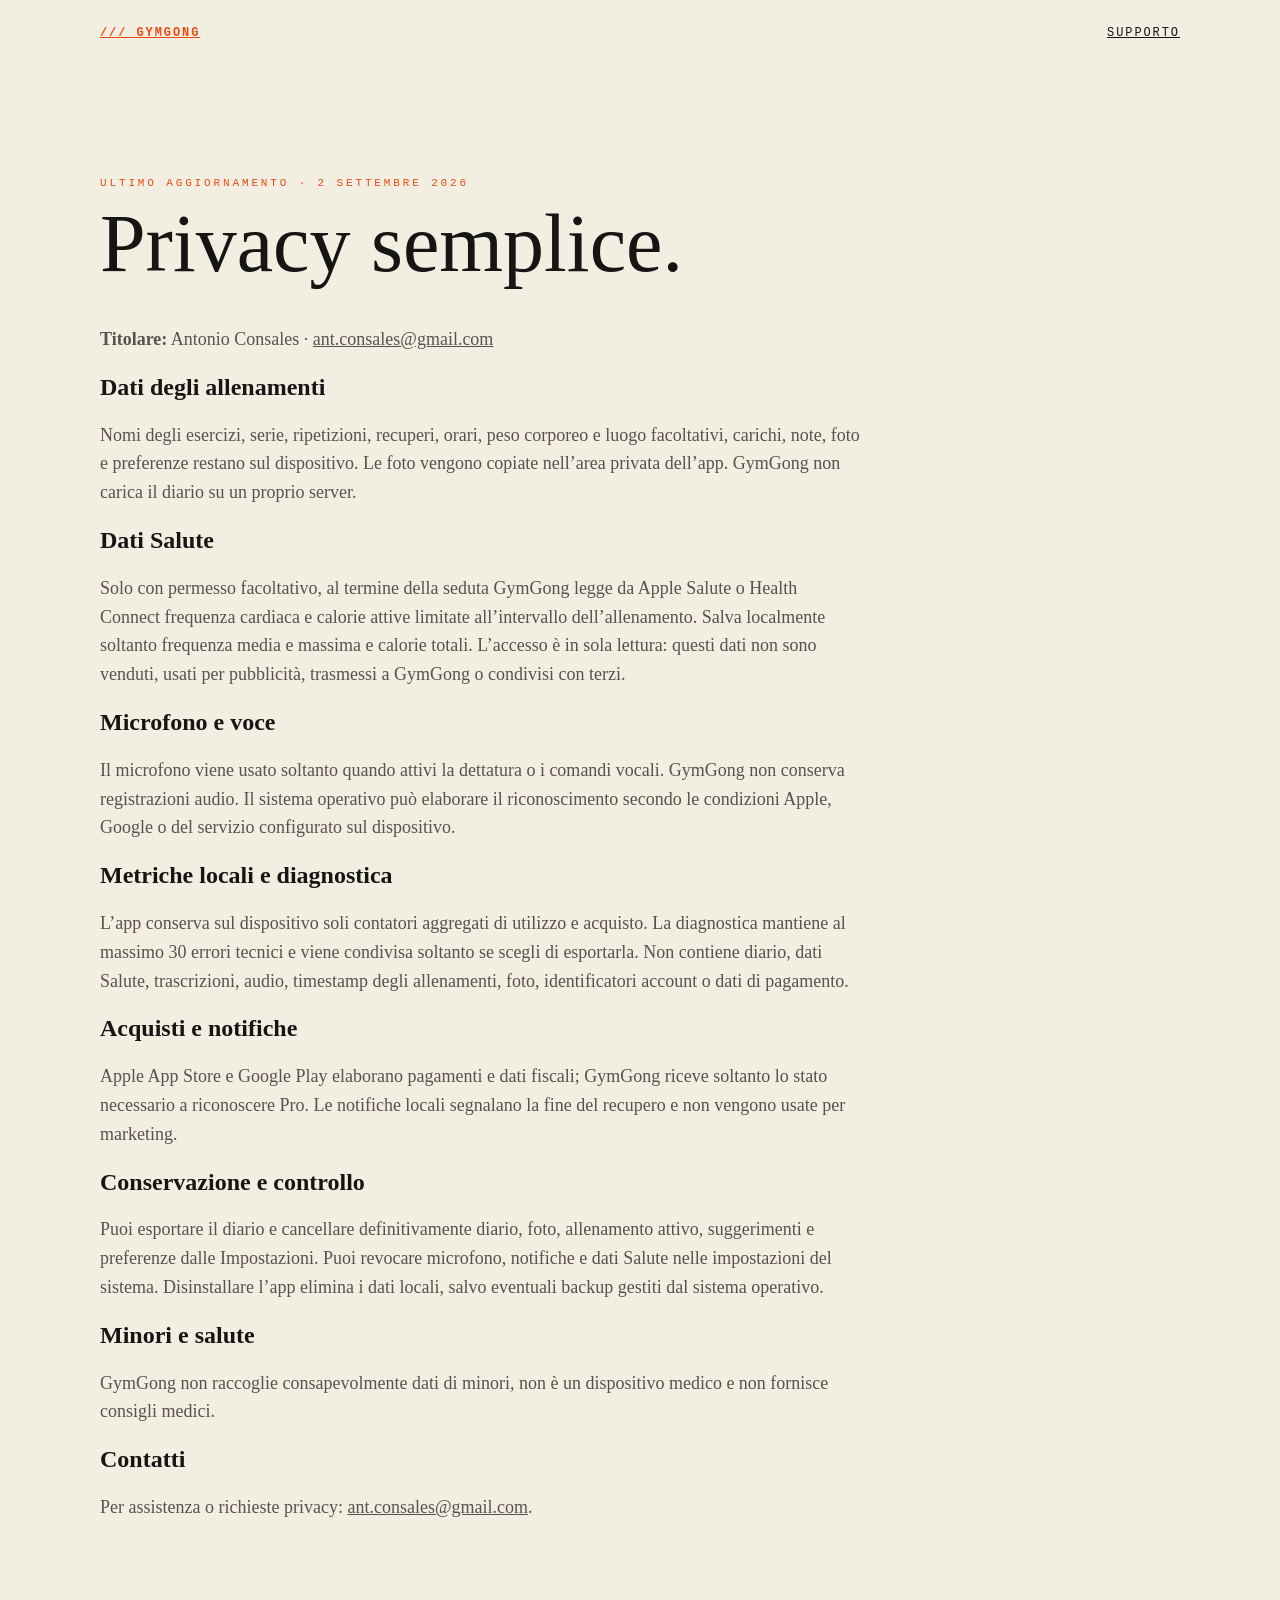
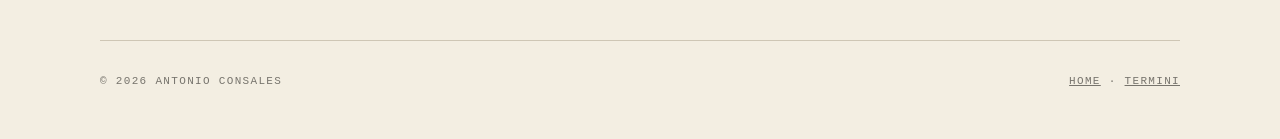
<file: privacy.html>
<!doctype html>
<html lang="it">
<head>
  <meta charset="utf-8">
  <meta name="viewport" content="width=device-width,initial-scale=1">
  <meta name="description" content="Informativa privacy di GymGong.">
  <title>Privacy — GymGong</title>
  <link rel="icon" href="favicon.svg" type="image/svg+xml">
  <link rel="stylesheet" href="styles.css">
</head>
<body>
  <header class="wrap nav"><a class="mark" href="index.html">/// GymGong</a><div><a href="support.html">Supporto</a></div></header>
  <main class="wrap section">
    <p class="eyebrow">Ultimo aggiornamento · 2 settembre 2026</p>
    <h1>Privacy semplice.</h1>
    <div class="copy">
      <p><strong>Titolare:</strong> Antonio Consales · <a href="mailto:ant.consales@gmail.com">ant.consales@gmail.com</a></p>
      <h2>Dati degli allenamenti</h2>
      <p>Nomi degli esercizi, serie, ripetizioni, recuperi, orari, peso corporeo e luogo facoltativi, carichi, note, foto e preferenze restano sul dispositivo. Le foto vengono copiate nell’area privata dell’app. GymGong non carica il diario su un proprio server.</p>
      <h2>Dati Salute</h2>
      <p>Solo con permesso facoltativo, al termine della seduta GymGong legge da Apple Salute o Health Connect frequenza cardiaca e calorie attive limitate all’intervallo dell’allenamento. Salva localmente soltanto frequenza media e massima e calorie totali. L’accesso è in sola lettura: questi dati non sono venduti, usati per pubblicità, trasmessi a GymGong o condivisi con terzi.</p>
      <h2>Microfono e voce</h2>
      <p>Il microfono viene usato soltanto quando attivi la dettatura o i comandi vocali. GymGong non conserva registrazioni audio. Il sistema operativo può elaborare il riconoscimento secondo le condizioni Apple, Google o del servizio configurato sul dispositivo.</p>
      <h2>Metriche locali e diagnostica</h2>
      <p>L’app conserva sul dispositivo soli contatori aggregati di utilizzo e acquisto. La diagnostica mantiene al massimo 30 errori tecnici e viene condivisa soltanto se scegli di esportarla. Non contiene diario, dati Salute, trascrizioni, audio, timestamp degli allenamenti, foto, identificatori account o dati di pagamento.</p>
      <h2>Acquisti e notifiche</h2>
      <p>Apple App Store e Google Play elaborano pagamenti e dati fiscali; GymGong riceve soltanto lo stato necessario a riconoscere Pro. Le notifiche locali segnalano la fine del recupero e non vengono usate per marketing.</p>
      <h2>Conservazione e controllo</h2>
      <p>Puoi esportare il diario e cancellare definitivamente diario, foto, allenamento attivo, suggerimenti e preferenze dalle Impostazioni. Puoi revocare microfono, notifiche e dati Salute nelle impostazioni del sistema. Disinstallare l’app elimina i dati locali, salvo eventuali backup gestiti dal sistema operativo.</p>
      <h2>Minori e salute</h2>
      <p>GymGong non raccoglie consapevolmente dati di minori, non è un dispositivo medico e non fornisce consigli medici.</p>
      <h2>Contatti</h2>
      <p>Per assistenza o richieste privacy: <a href="mailto:ant.consales@gmail.com">ant.consales@gmail.com</a>.</p>
    </div>
  </main>
  <footer class="wrap footer"><span>© 2026 Antonio Consales</span><span><a href="index.html">Home</a> · <a href="terms.html">Termini</a></span></footer>
</body>
</html>
</file>
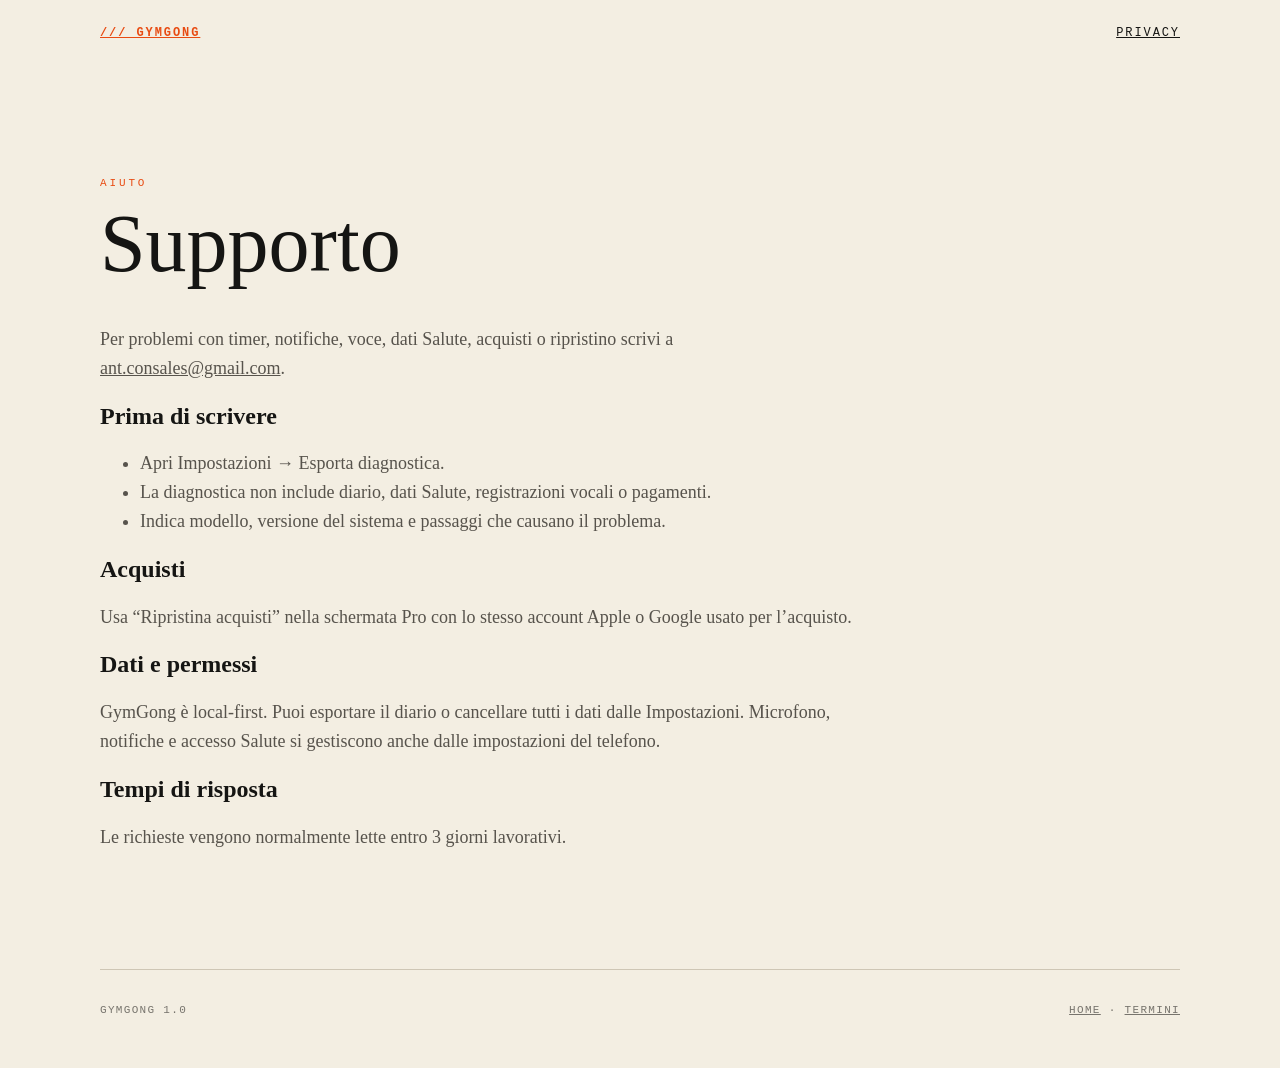
<file: support.html>
<!doctype html>
<html lang="it">
<head>
  <meta charset="utf-8">
  <meta name="viewport" content="width=device-width,initial-scale=1">
  <meta name="description" content="Supporto ufficiale GymGong.">
  <title>Supporto — GymGong</title>
  <link rel="icon" href="favicon.svg" type="image/svg+xml">
  <link rel="stylesheet" href="styles.css">
</head>
<body>
  <header class="wrap nav"><a class="mark" href="index.html">/// GymGong</a><div><a href="privacy.html">Privacy</a></div></header>
  <main class="wrap section">
    <p class="eyebrow">Aiuto</p><h1>Supporto</h1>
    <div class="copy">
      <p>Per problemi con timer, notifiche, voce, dati Salute, acquisti o ripristino scrivi a <a href="mailto:ant.consales@gmail.com">ant.consales@gmail.com</a>.</p>
      <h2>Prima di scrivere</h2>
      <ul><li>Apri Impostazioni → Esporta diagnostica.</li><li>La diagnostica non include diario, dati Salute, registrazioni vocali o pagamenti.</li><li>Indica modello, versione del sistema e passaggi che causano il problema.</li></ul>
      <h2>Acquisti</h2><p>Usa “Ripristina acquisti” nella schermata Pro con lo stesso account Apple o Google usato per l’acquisto.</p>
      <h2>Dati e permessi</h2><p>GymGong è local-first. Puoi esportare il diario o cancellare tutti i dati dalle Impostazioni. Microfono, notifiche e accesso Salute si gestiscono anche dalle impostazioni del telefono.</p>
      <h2>Tempi di risposta</h2><p>Le richieste vengono normalmente lette entro 3 giorni lavorativi.</p>
    </div>
  </main>
  <footer class="wrap footer"><span>GymGong 1.0</span><span><a href="index.html">Home</a> · <a href="terms.html">Termini</a></span></footer>
</body>
</html>
</file>
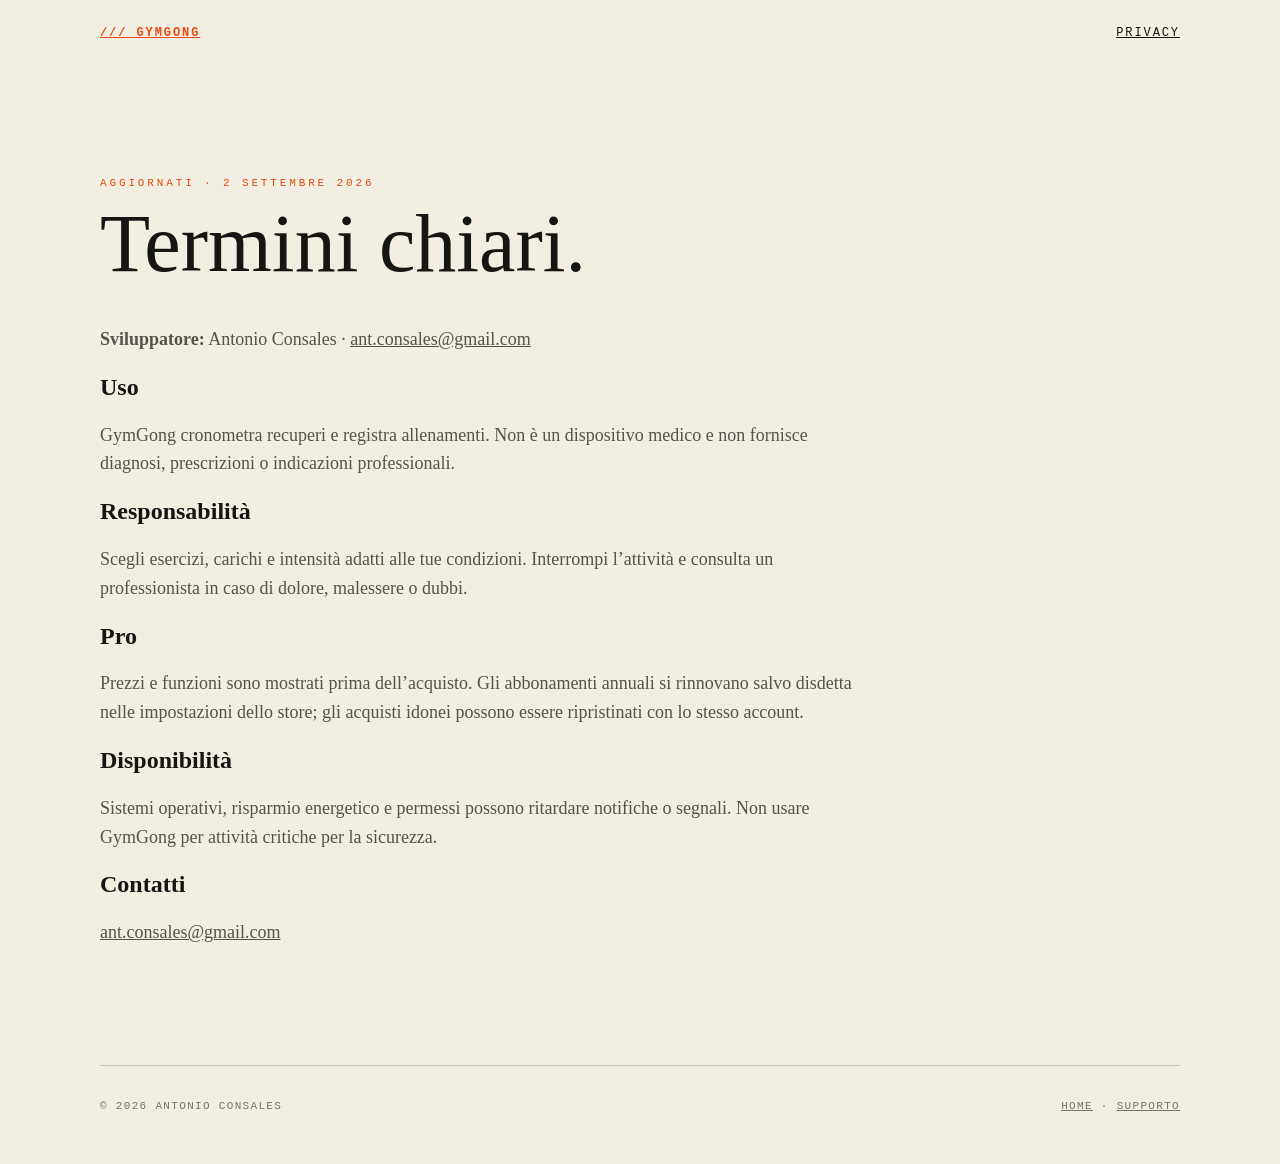
<file: terms.html>
<!doctype html>
<html lang="it">
<head><meta charset="utf-8"><meta name="viewport" content="width=device-width,initial-scale=1"><title>Termini — GymGong</title><link rel="icon" href="favicon.svg" type="image/svg+xml"><link rel="stylesheet" href="styles.css"></head>
<body>
  <header class="wrap nav"><a class="mark" href="index.html">/// GymGong</a><div><a href="privacy.html">Privacy</a></div></header>
  <main class="wrap section">
    <p class="eyebrow">Aggiornati · 2 settembre 2026</p><h1>Termini chiari.</h1>
    <div class="copy">
      <p><strong>Sviluppatore:</strong> Antonio Consales · <a href="mailto:ant.consales@gmail.com">ant.consales@gmail.com</a></p>
      <h2>Uso</h2><p>GymGong cronometra recuperi e registra allenamenti. Non è un dispositivo medico e non fornisce diagnosi, prescrizioni o indicazioni professionali.</p>
      <h2>Responsabilità</h2><p>Scegli esercizi, carichi e intensità adatti alle tue condizioni. Interrompi l’attività e consulta un professionista in caso di dolore, malessere o dubbi.</p>
      <h2>Pro</h2><p>Prezzi e funzioni sono mostrati prima dell’acquisto. Gli abbonamenti annuali si rinnovano salvo disdetta nelle impostazioni dello store; gli acquisti idonei possono essere ripristinati con lo stesso account.</p>
      <h2>Disponibilità</h2><p>Sistemi operativi, risparmio energetico e permessi possono ritardare notifiche o segnali. Non usare GymGong per attività critiche per la sicurezza.</p>
      <h2>Contatti</h2><p><a href="mailto:ant.consales@gmail.com">ant.consales@gmail.com</a></p>
    </div>
  </main>
  <footer class="wrap footer"><span>© 2026 Antonio Consales</span><span><a href="index.html">Home</a> · <a href="support.html">Supporto</a></span></footer>
</body>
</html>
</file>
<file: styles.css>
:root{--paper:#f3eee2;--ink:#151513;--muted:#77746d;--line:#cec6b5;--accent:#e84b12;--dark:#121210;--white:#fffdf7}*{box-sizing:border-box}html{scroll-behavior:smooth}body{margin:0;background:var(--paper);color:var(--ink);font-family:Georgia,"Times New Roman",serif}a{color:inherit}.wrap{width:min(1080px,calc(100% - 40px));margin:auto}.nav{display:flex;justify-content:space-between;align-items:center;padding:26px 0;font-family:ui-monospace,monospace;letter-spacing:.16em;text-transform:uppercase;font-size:12px}.mark{color:var(--accent);font-weight:800}.nav div{display:flex;gap:22px}.hero{display:grid;grid-template-columns:1.05fr .95fr;gap:64px;align-items:center;min-height:76vh;padding:50px 0 80px}.eyebrow{font-family:ui-monospace,monospace;letter-spacing:.26em;text-transform:uppercase;color:var(--accent);font-size:11px}.hero h1{font-size:clamp(54px,8vw,104px);font-weight:400;line-height:.86;letter-spacing:-.05em;margin:24px 0 30px}.lead{font-size:22px;line-height:1.5;color:#4c4943;max-width:560px}.actions{display:flex;flex-wrap:wrap;gap:12px;margin-top:36px;align-items:center}.badge img{height:64px;display:block;margin:-10px}.button{background:var(--dark);color:var(--white);padding:16px 22px;text-decoration:none;font:700 12px ui-monospace,monospace;letter-spacing:.2em;text-transform:uppercase;border-left:4px solid var(--accent)}.button.secondary{background:transparent;color:var(--ink);border:1px solid var(--line)}.phone{background:var(--dark);border-radius:34px;min-height:620px;padding:46px 30px;color:var(--white);box-shadow:0 24px 70px #403b3026;position:relative;overflow:hidden}.phone:after{content:"";position:absolute;inset:0;border:4px solid var(--accent);border-radius:34px;opacity:.9}.state{display:inline-block;border:1px solid var(--accent);padding:10px 14px;color:var(--accent);font:12px ui-monospace,monospace;letter-spacing:.25em}.timer{font:800 clamp(72px,11vw,142px) ui-monospace,monospace;letter-spacing:-.1em;margin:72px 0 28px}.tallies{color:var(--accent);font:800 42px ui-monospace,monospace;letter-spacing:-.24em}.phone small{display:block;margin-top:12px;color:#aaa79f;font:11px ui-monospace,monospace;letter-spacing:.16em}.grid{display:grid;grid-template-columns:repeat(3,1fr);border-top:1px solid var(--line);border-left:1px solid var(--line)}.card{padding:42px 34px;border-right:1px solid var(--line);border-bottom:1px solid var(--line)}.card b{display:block;color:var(--accent);font:12px ui-monospace,monospace;letter-spacing:.18em;margin-bottom:18px}.card h2{font-size:30px;font-weight:400;margin:0 0 14px}.card p,.copy p,.copy li{font-size:18px;line-height:1.6;color:#57534c}.section{padding:100px 0}.section h1{font-size:clamp(44px,7vw,82px);font-weight:400;line-height:1;margin:14px 0 40px}.copy{max-width:760px}.footer{border-top:1px solid var(--line);padding:34px 0 50px;display:flex;justify-content:space-between;gap:20px;color:var(--muted);font:11px ui-monospace,monospace;letter-spacing:.12em;text-transform:uppercase}@media(max-width:780px){.hero{grid-template-columns:1fr;gap:34px}.phone{min-height:480px}.grid{grid-template-columns:1fr}.footer{flex-direction:column}.nav div{gap:12px}.nav{font-size:10px}}
</file>
